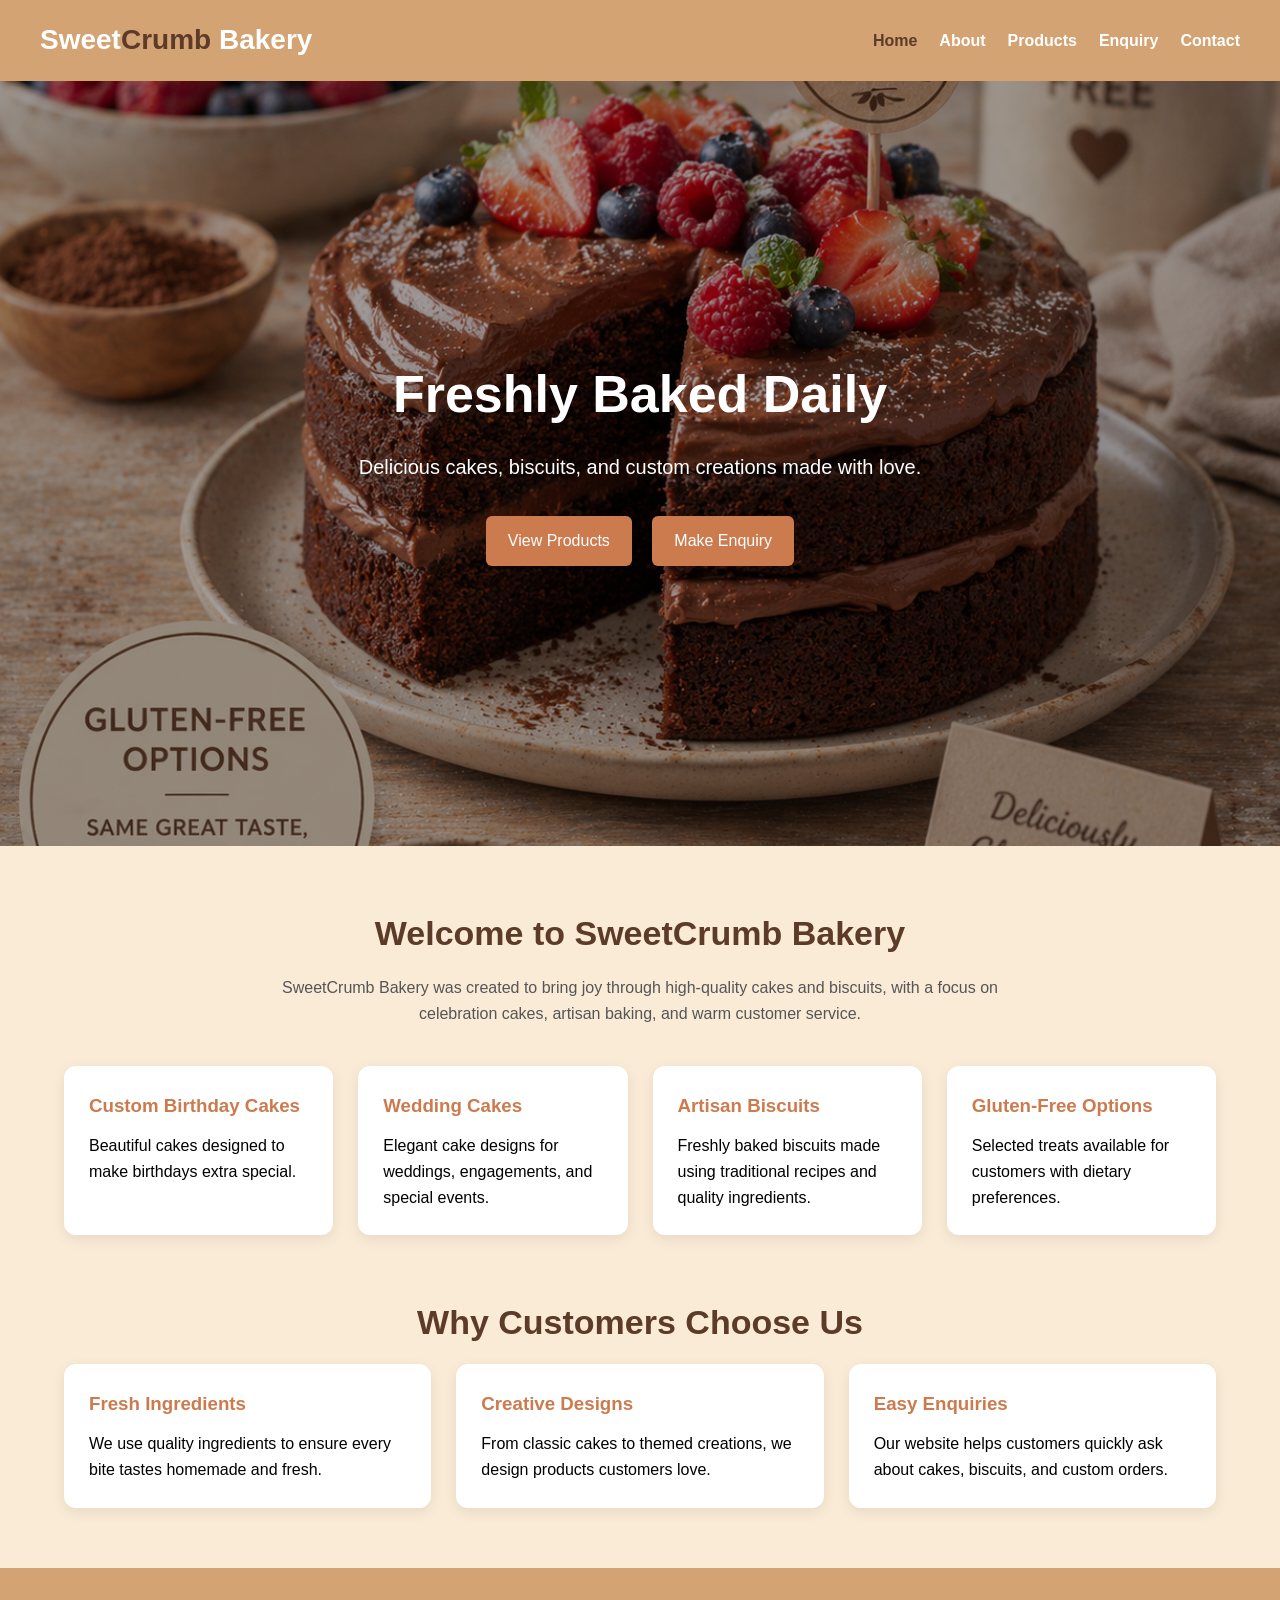
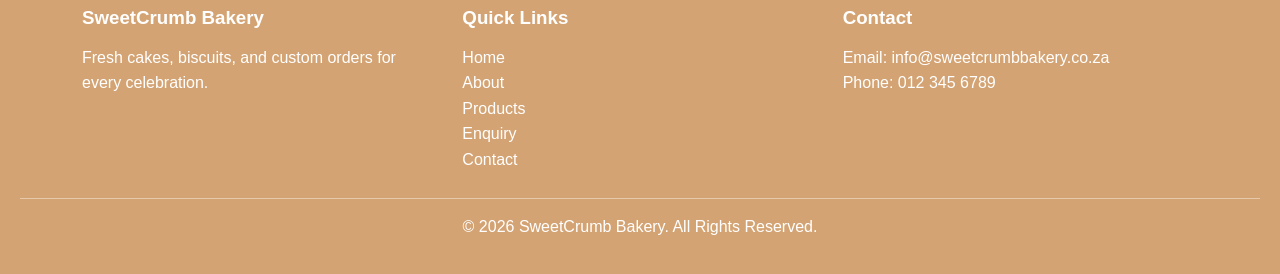
<file: index.html>
<!DOCTYPE html>
<html lang="en">
<head>
    <!-- Character encoding -->
    <meta charset="UTF-8">

    <!-- Responsive design setup -->
    <meta name="viewport" content="width=device-width, initial-scale=1.0">

    <!-- Page title -->
    <title>SweetCrumb Bakery | Home</title>

    <!-- External stylesheet -->
    <link rel="stylesheet" href="SweetCrumb%20Bakery/css/styles.css">
</head>
<body>

<!-- ================= HEADER SECTION ================= -->
<header>
    <div class="navbar">

        <!-- Website logo -->
        <div class="logo">Sweet<span>Crumb</span> Bakery</div>

        <!-- Navigation menu -->
        <nav>
            <ul>

                <!-- Active page -->
                <li><a href="/" class="active">Home</a></li>

                <li><a href="SweetCrumb%20Bakery/pages/about.html">About</a></li>

                <li><a href="SweetCrumb%20Bakery/pages/products.html">Products</a></li>

                <li><a href="SweetCrumb%20Bakery/pages/enquiry.html">Enquiry</a></li>

                <li><a href="SweetCrumb%20Bakery/pages/contact.html">Contact</a></li>
            </ul>
        </nav>
    </div>
</header>

<!-- ================= HERO SECTION ================= -->
<section class="hero">

    <!-- Hero content container -->
    <div class="hero-content">

        <!-- Main heading -->
        <h1>Freshly Baked Daily</h1>

        <!-- Short introduction -->
        <p>
            Delicious cakes, biscuits, and custom creations made with love.
        </p>

        <!-- Navigation buttons -->
        <a href="SweetCrumb%20Bakery/pages/products.html" class="btn">View Products</a>

        <a href="SweetCrumb%20Bakery/pages/enquiry.html" class="btn">Make Enquiry</a>
    </div>
</section>

<!-- ================= WELCOME SECTION ================= -->
<section class="section">

    <!-- Section heading -->
    <h2 class="section-title">Welcome to SweetCrumb Bakery</h2>

    <!-- Bakery introduction -->
    <p class="section-subtitle">
        SweetCrumb Bakery was created to bring joy through high-quality cakes
        and biscuits, with a focus on celebration cakes, artisan baking,
        and warm customer service.
    </p>

    <!-- Feature cards -->
    <div class="features">

        <!-- Birthday cakes card -->
        <div class="card">
            <h3>Custom Birthday Cakes</h3>

            <p>
                Beautiful cakes designed to make birthdays extra special.
            </p>
        </div>

        <!-- Wedding cakes card -->
        <div class="card">
            <h3>Wedding Cakes</h3>

            <p>
                Elegant cake designs for weddings, engagements, and special events.
            </p>
        </div>

        <!-- Artisan biscuits card -->
        <div class="card">
            <h3>Artisan Biscuits</h3>

            <p>
                Freshly baked biscuits made using traditional recipes
                and quality ingredients.
            </p>
        </div>

        <!-- Gluten-free options card -->
        <div class="card">
            <h3>Gluten-Free Options</h3>

            <p>
                Selected treats available for customers with dietary preferences.
            </p>
        </div>
    </div>
</section>

<!-- ================= WHY CHOOSE US SECTION ================= -->
<section class="section">

    <!-- Section heading -->
    <h2 class="section-title">Why Customers Choose Us</h2>

    <!-- Customer benefit cards -->
    <div class="features">

        <!-- Fresh ingredients card -->
        <div class="card">
            <h3>Fresh Ingredients</h3>

            <p>
                We use quality ingredients to ensure every bite tastes homemade and fresh.
            </p>
        </div>

        <!-- Creative designs card -->
        <div class="card">
            <h3>Creative Designs</h3>

            <p>
                From classic cakes to themed creations, we design products customers love.
            </p>
        </div>

        <!-- Easy enquiries card -->
        <div class="card">
            <h3>Easy Enquiries</h3>

            <p>
                Our website helps customers quickly ask about cakes, biscuits,
                and custom orders.
            </p>
        </div>
    </div>
</section>

<!-- ================= FOOTER SECTION ================= -->
<footer>
    <div class="footer-content">

        <!-- Bakery description -->
        <div>
            <h3>SweetCrumb Bakery</h3>

            <p>
                Fresh cakes, biscuits, and custom orders for every celebration.
            </p>
        </div>

        <!-- Quick navigation links -->
        <div>
            <h3>Quick Links</h3>

            <p><a href="/">Home</a></p>

            <p><a href="SweetCrumb%20Bakery/pages/about.html">About</a></p>

            <p><a href="SweetCrumb%20Bakery/pages/products.html">Products</a></p>

            <p><a href="SweetCrumb%20Bakery/pages/enquiry.html">Enquiry</a></p>

            <p><a href="SweetCrumb%20Bakery/pages/contact.html">Contact</a></p>
        </div>

        <!-- Contact information -->
        <div>
            <h3>Contact</h3>

            <p>Email: info@sweetcrumbbakery.co.za</p>

            <p>Phone: 012 345 6789</p>
        </div>
    </div>

    <!-- Copyright section -->
    <div class="footer-bottom">
        <p>&copy; 2026 SweetCrumb Bakery. All Rights Reserved.</p>
    </div>
</footer>

</body>
</html>
</file>
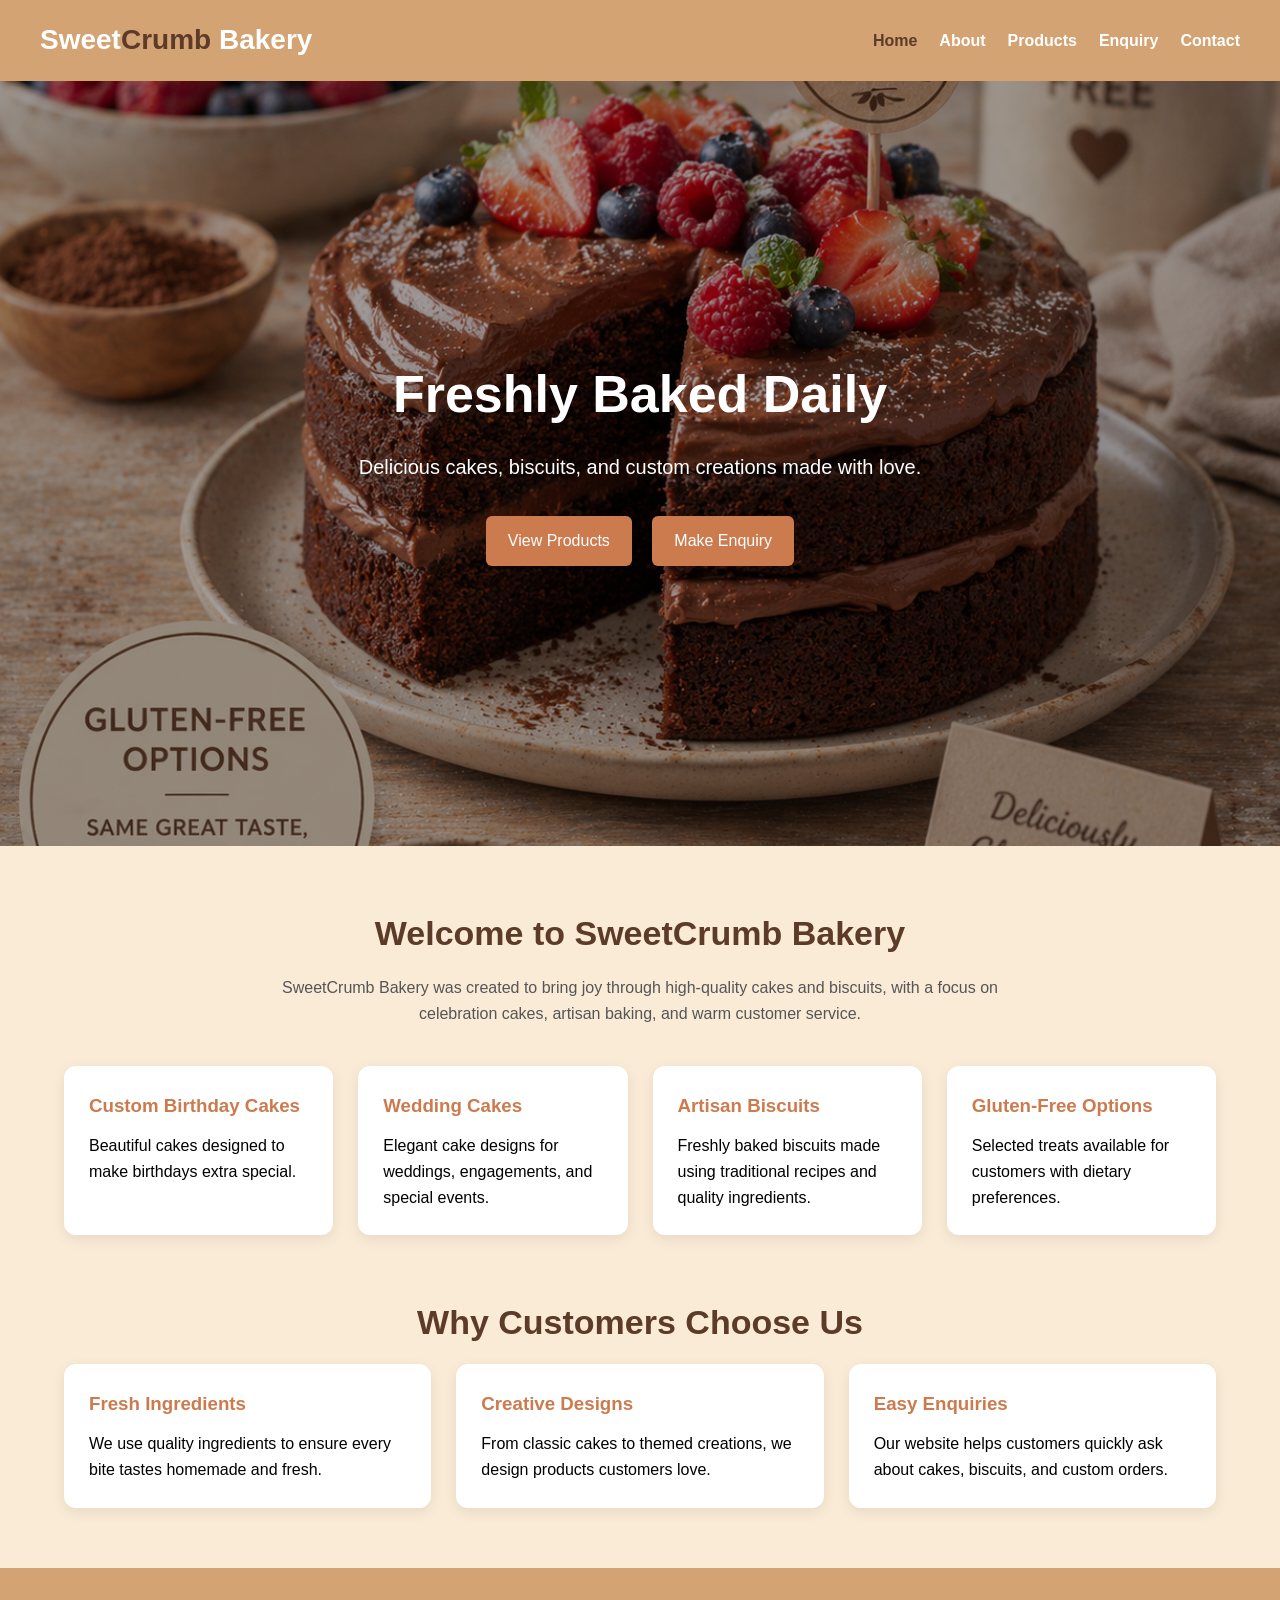
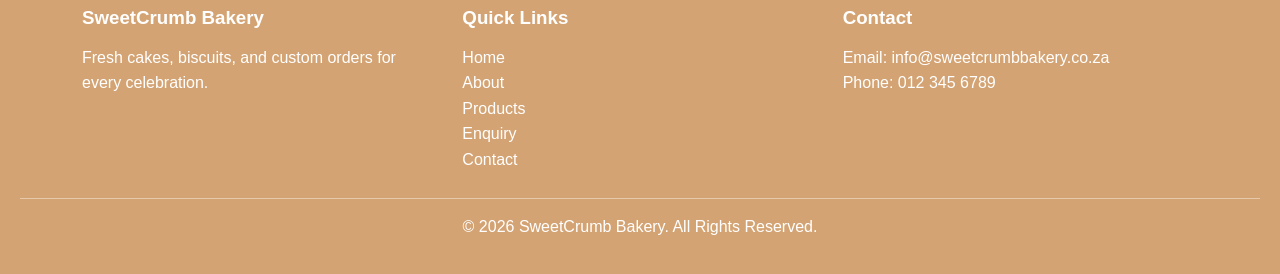
<file: SweetCrumb Bakery/pages/index.html>
<!DOCTYPE html>
<html lang="en">
<head>
    <!-- Character encoding -->
    <meta charset="UTF-8">

    <!-- Responsive design setup -->
    <meta name="viewport" content="width=device-width, initial-scale=1.0">

    <!-- Page title -->
    <title>SweetCrumb Bakery | Home</title>

    <!-- External stylesheet -->
    <link rel="stylesheet" href="../css/styles.css">
</head>
<body>

<!-- ================= HEADER SECTION ================= -->
<header>
    <div class="navbar">

        <!-- Website logo -->
        <div class="logo">Sweet<span>Crumb</span> Bakery</div>

        <!-- Navigation menu -->
        <nav>
            <ul>

                <!-- Active page -->
                <li><a href="index.html" class="active">Home</a></li>

                <li><a href="about.html">About</a></li>

                <li><a href="products.html">Products</a></li>

                <li><a href="enquiry.html">Enquiry</a></li>

                <li><a href="contact.html">Contact</a></li>
            </ul>
        </nav>
    </div>
</header>

<!-- ================= HERO SECTION ================= -->
<section class="hero">

    <!-- Hero content container -->
    <div class="hero-content">

        <!-- Main heading -->
        <h1>Freshly Baked Daily</h1>

        <!-- Short introduction -->
        <p>
            Delicious cakes, biscuits, and custom creations made with love.
        </p>

        <!-- Navigation buttons -->
        <a href="products.html" class="btn">View Products</a>

        <a href="enquiry.html" class="btn">Make Enquiry</a>
    </div>
</section>

<!-- ================= WELCOME SECTION ================= -->
<section class="section">

    <!-- Section heading -->
    <h2 class="section-title">Welcome to SweetCrumb Bakery</h2>

    <!-- Bakery introduction -->
    <p class="section-subtitle">
        SweetCrumb Bakery was created to bring joy through high-quality cakes 
        and biscuits, with a focus on celebration cakes, artisan baking, 
        and warm customer service.
    </p>

    <!-- Feature cards -->
    <div class="features">

        <!-- Birthday cakes card -->
        <div class="card">
            <h3>Custom Birthday Cakes</h3>

            <p>
                Beautiful cakes designed to make birthdays extra special.
            </p>
        </div>

        <!-- Wedding cakes card -->
        <div class="card">
            <h3>Wedding Cakes</h3>

            <p>
                Elegant cake designs for weddings, engagements, and special events.
            </p>
        </div>

        <!-- Artisan biscuits card -->
        <div class="card">
            <h3>Artisan Biscuits</h3>

            <p>
                Freshly baked biscuits made using traditional recipes 
                and quality ingredients.
            </p>
        </div>

        <!-- Gluten-free options card -->
        <div class="card">
            <h3>Gluten-Free Options</h3>

            <p>
                Selected treats available for customers with dietary preferences.
            </p>
        </div>
    </div>
</section>

<!-- ================= WHY CHOOSE US SECTION ================= -->
<section class="section">

    <!-- Section heading -->
    <h2 class="section-title">Why Customers Choose Us</h2>

    <!-- Customer benefit cards -->
    <div class="features">

        <!-- Fresh ingredients card -->
        <div class="card">
            <h3>Fresh Ingredients</h3>

            <p>
                We use quality ingredients to ensure every bite tastes homemade and fresh.
            </p>
        </div>

        <!-- Creative designs card -->
        <div class="card">
            <h3>Creative Designs</h3>

            <p>
                From classic cakes to themed creations, we design products customers love.
            </p>
        </div>

        <!-- Easy enquiries card -->
        <div class="card">
            <h3>Easy Enquiries</h3>

            <p>
                Our website helps customers quickly ask about cakes, biscuits,
                and custom orders.
            </p>
        </div>
    </div>
</section>

<!-- ================= FOOTER SECTION ================= -->
<footer>
    <div class="footer-content">

        <!-- Bakery description -->
        <div>
            <h3>SweetCrumb Bakery</h3>

            <p>
                Fresh cakes, biscuits, and custom orders for every celebration.
            </p>
        </div>

        <!-- Quick navigation links -->
        <div>
            <h3>Quick Links</h3>

            <p><a href="index.html">Home</a></p>

            <p><a href="about.html">About</a></p>

            <p><a href="products.html">Products</a></p>

            <p><a href="enquiry.html">Enquiry</a></p>

            <p><a href="contact.html">Contact</a></p>
        </div>

        <!-- Contact information -->
        <div>
            <h3>Contact</h3>

            <p>Email: info@sweetcrumbbakery.co.za</p>

            <p>Phone: 012 345 6789</p>
        </div>
    </div>

    <!-- Copyright section -->
    <div class="footer-bottom">
        <p>&copy; 2026 SweetCrumb Bakery. All Rights Reserved.</p>
    </div>
</footer>

</body>
</html>
</file>
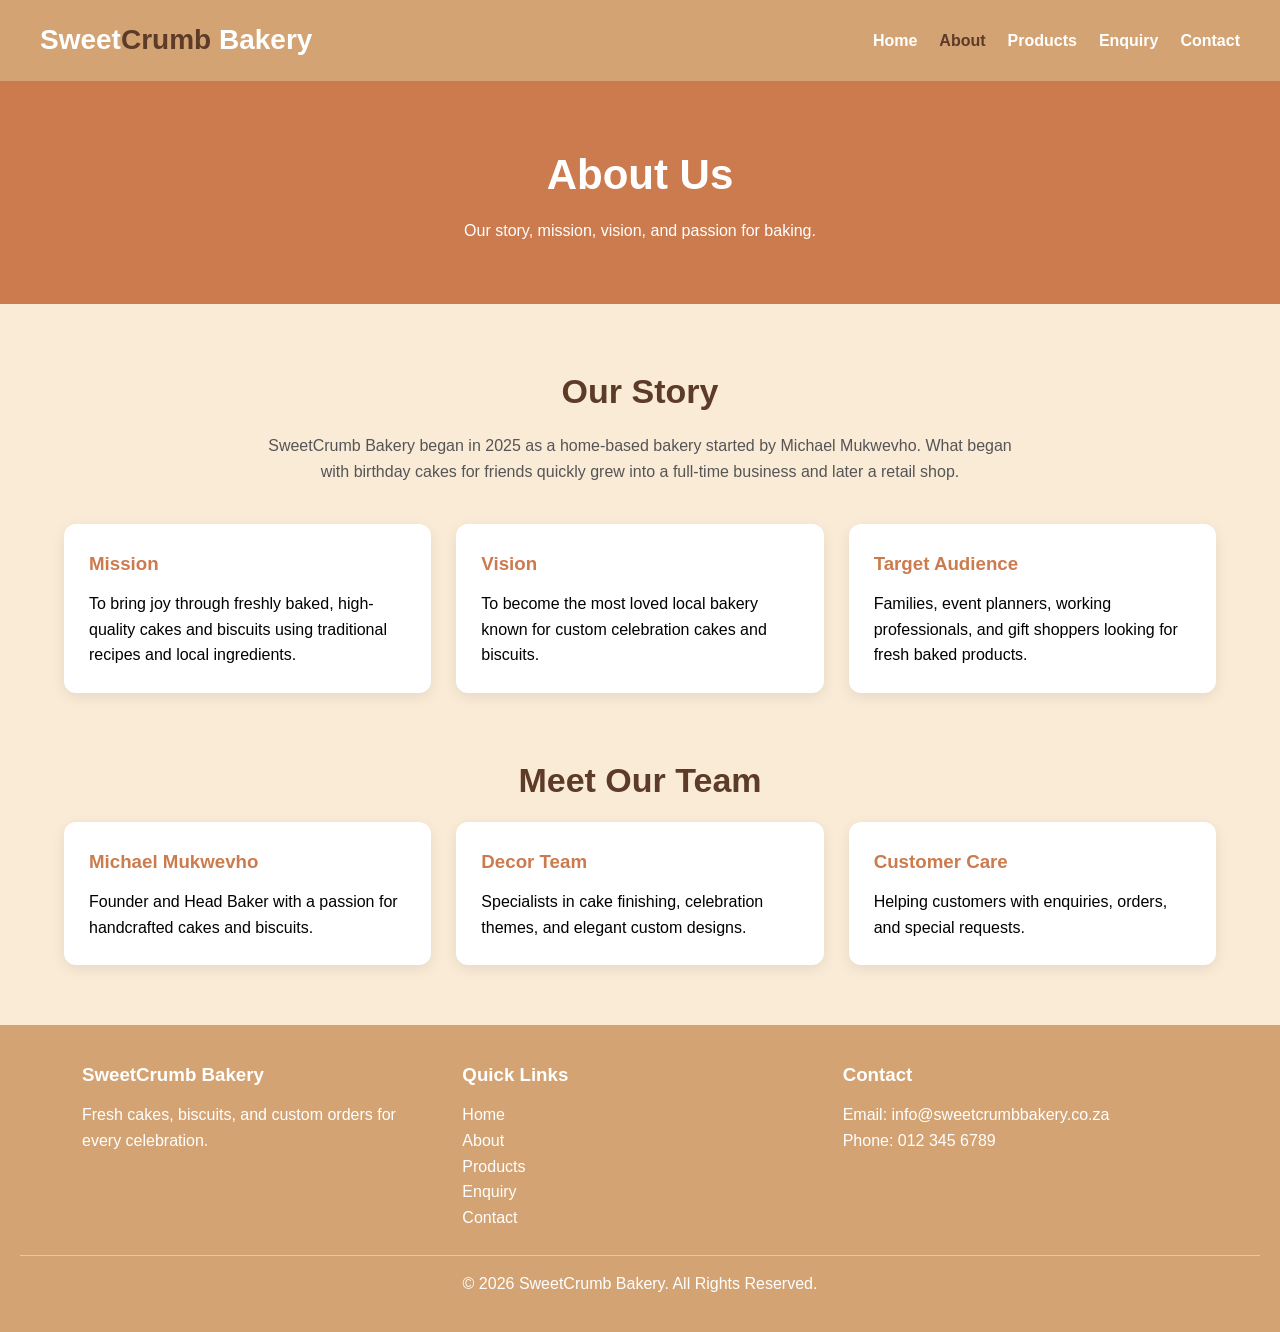
<file: SweetCrumb Bakery/pages/about.html>
<!DOCTYPE html>
<html lang="en">
<head>
    <!-- Character encoding -->
    <meta charset="UTF-8">

    <!-- Responsive design setup -->
    <meta name="viewport" content="width=device-width, initial-scale=1.0">

    <!-- Page title -->
    <title>SweetCrumb Bakery | About</title>

    <!-- External stylesheet -->
    <link rel="stylesheet" href="../css/styles.css">
</head>
<body>

<!-- ================= HEADER SECTION ================= -->
<header>
    <div class="navbar">

        <!-- Website logo -->
        <div class="logo">Sweet<span>Crumb</span> Bakery</div>

        <!-- Navigation menu -->
        <nav>
            <ul>
                <li><a href="index.html">Home</a></li>

                <!-- Active page -->
                <li><a href="about.html" class="active">About</a></li>

                <li><a href="products.html">Products</a></li>
                <li><a href="enquiry.html">Enquiry</a></li>
                <li><a href="contact.html">Contact</a></li>
            </ul>
        </nav>
    </div>
</header>

<!-- ================= PAGE BANNER ================= -->
<section class="page-banner">

    <!-- Main page heading -->
    <h1>About Us</h1>

    <!-- Short description -->
    <p>Our story, mission, vision, and passion for baking.</p>
</section>

<!-- ================= ABOUT SECTION ================= -->
<section class="section">

    <!-- Section heading -->
    <h2 class="section-title">Our Story</h2>

    <!-- Bakery background information -->
    <p class="section-subtitle">
        SweetCrumb Bakery began in 2025 as a home-based bakery started by Michael Mukwevho.
        What began with birthday cakes for friends quickly grew into a full-time business and later a retail shop.
    </p>

    <!-- Feature cards -->
    <div class="features">

        <!-- Mission card -->
        <div class="card">
            <h3>Mission</h3>
            <p>
                To bring joy through freshly baked, high-quality cakes and biscuits 
                using traditional recipes and local ingredients.
            </p>
        </div>

        <!-- Vision card -->
        <div class="card">
            <h3>Vision</h3>
            <p>
                To become the most loved local bakery known for custom 
                celebration cakes and biscuits.
            </p>
        </div>

        <!-- Target audience card -->
        <div class="card">
            <h3>Target Audience</h3>
            <p>
                Families, event planners, working professionals, and gift shoppers 
                looking for fresh baked products.
            </p>
        </div>
    </div>
</section>

<!-- ================= TEAM SECTION ================= -->
<section class="section">

    <!-- Team section heading -->
    <h2 class="section-title">Meet Our Team</h2>

    <!-- Team member cards -->
    <div class="team-grid">

        <!-- Founder card -->
        <div class="card">
            <h3>Michael Mukwevho</h3>
            <p>
                Founder and Head Baker with a passion for handcrafted cakes and biscuits.
            </p>
        </div>

        <!-- Decor team card -->
        <div class="card">
            <h3>Decor Team</h3>
            <p>
                Specialists in cake finishing, celebration themes, 
                and elegant custom designs.
            </p>
        </div>

        <!-- Customer care card -->
        <div class="card">
            <h3>Customer Care</h3>
            <p>
                Helping customers with enquiries, orders, and special requests.
            </p>
        </div>
    </div>
</section>

<!-- ================= FOOTER SECTION ================= -->
<footer>
    <div class="footer-content">

        <!-- Bakery description -->
        <div>
            <h3>SweetCrumb Bakery</h3>
            <p>
                Fresh cakes, biscuits, and custom orders for every celebration.
            </p>
        </div>

        <!-- Quick navigation links -->
        <div>
            <h3>Quick Links</h3>

            <p><a href="index.html">Home</a></p>
            <p><a href="about.html">About</a></p>
            <p><a href="products.html">Products</a></p>
            <p><a href="enquiry.html">Enquiry</a></p>
            <p><a href="contact.html">Contact</a></p>
        </div>

        <!-- Contact information -->
        <div>
            <h3>Contact</h3>

            <p>Email: info@sweetcrumbbakery.co.za</p>
            <p>Phone: 012 345 6789</p>
        </div>
    </div>

    <!-- Copyright section -->
    <div class="footer-bottom">
        <p>&copy; 2026 SweetCrumb Bakery. All Rights Reserved.</p>
    </div>
</footer>

</body>
</html>
</file>
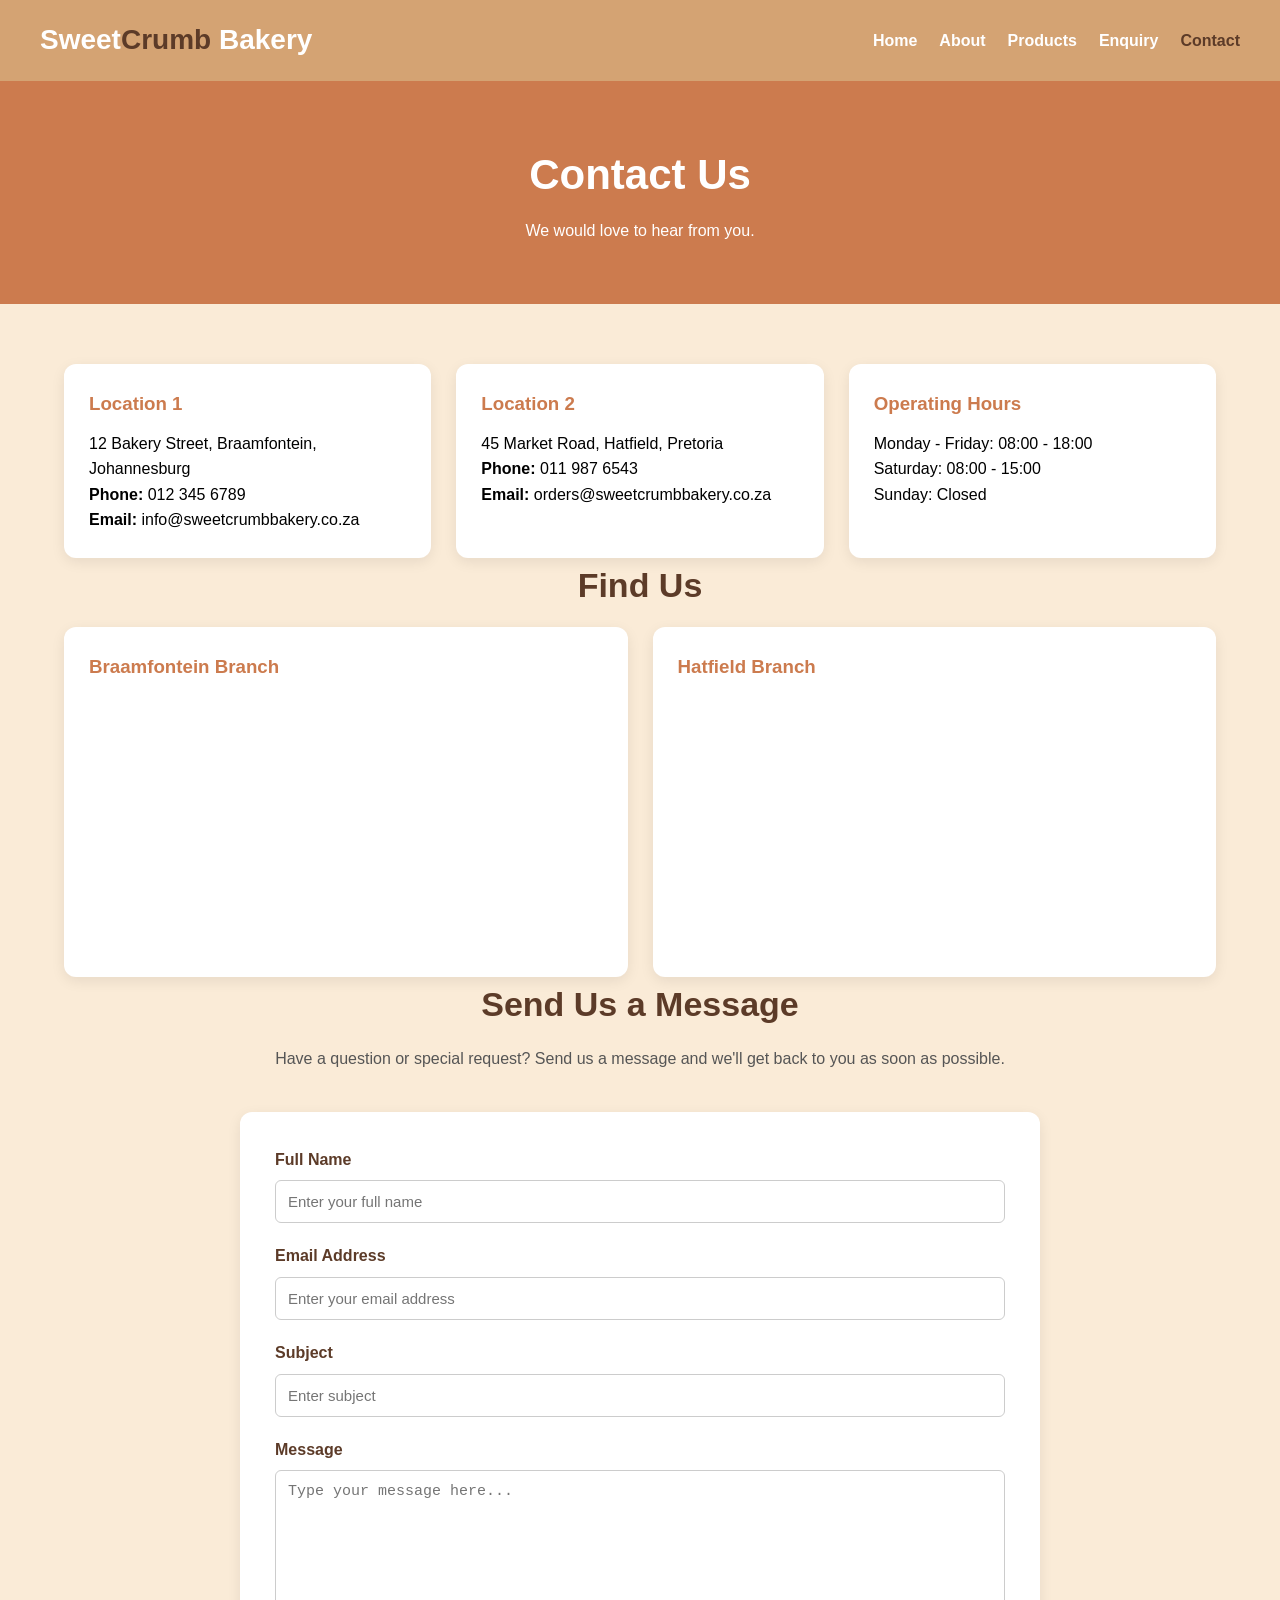
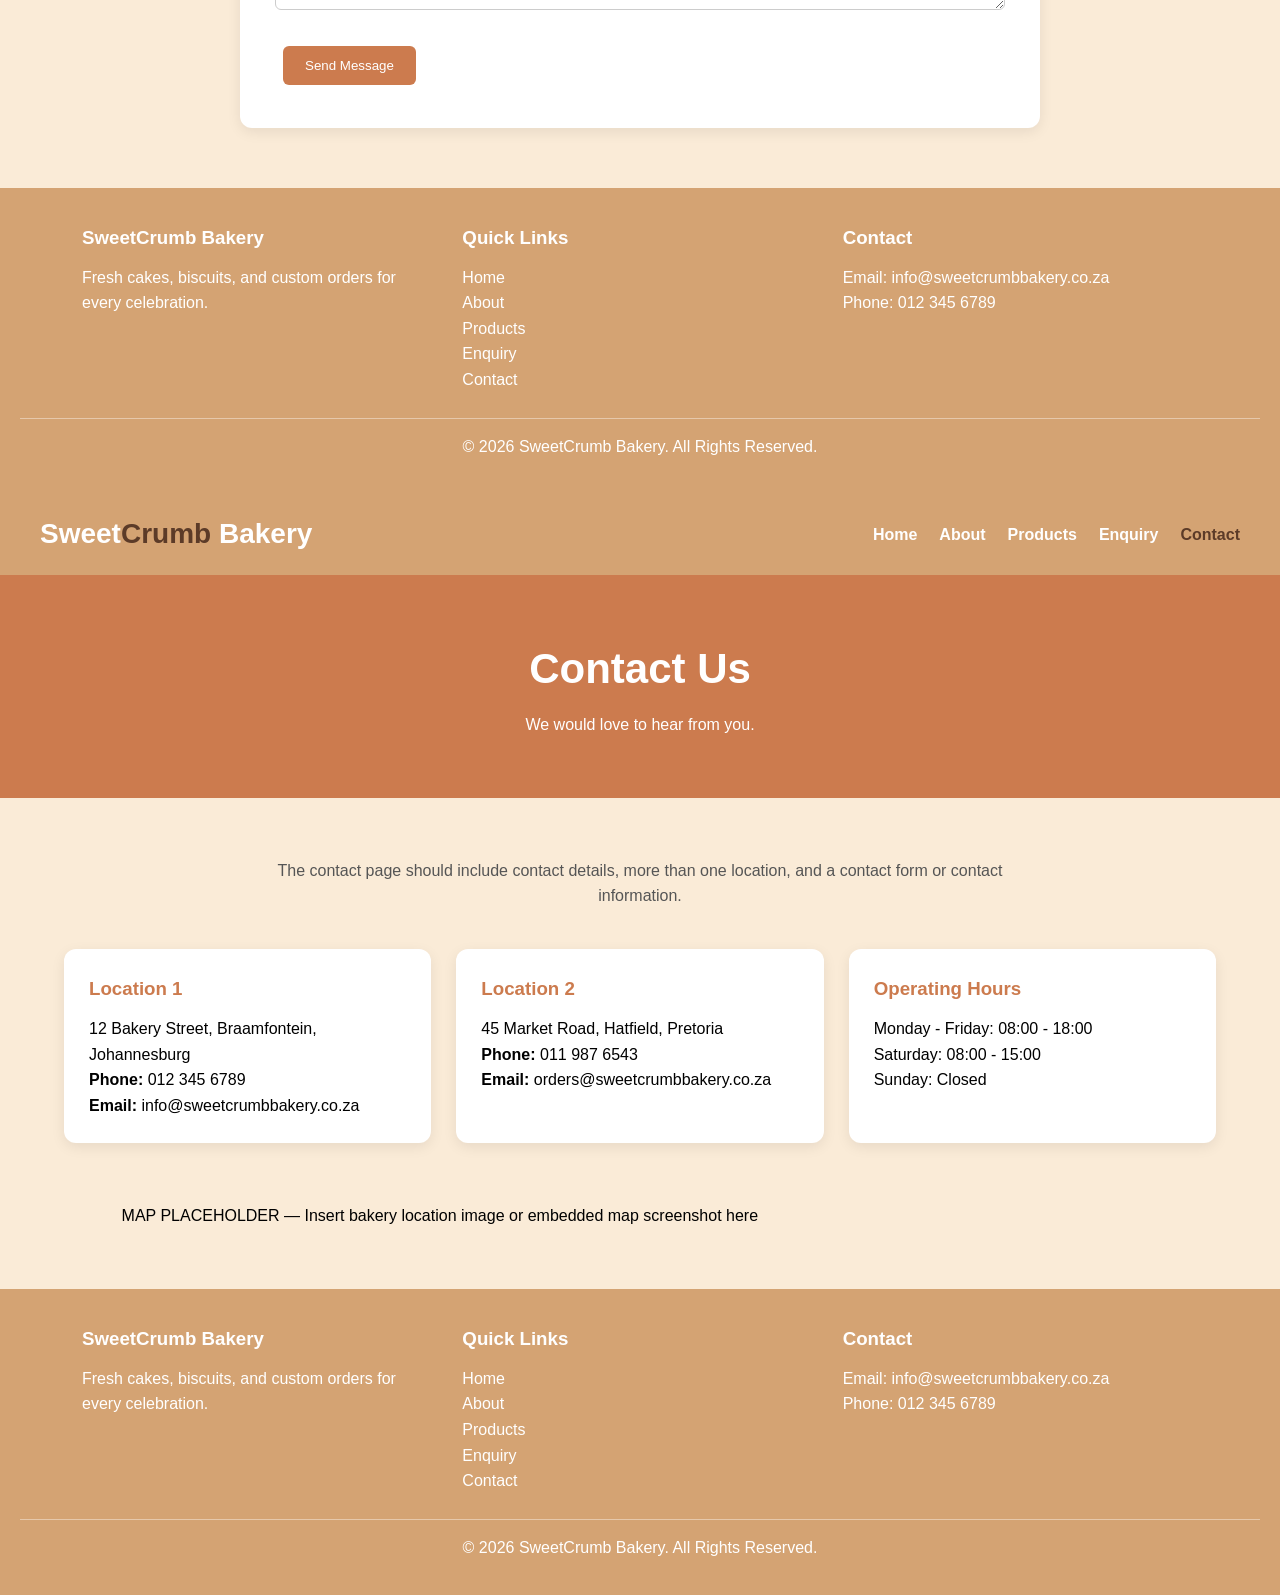
<file: SweetCrumb Bakery/pages/contact.html>
<!DOCTYPE html>
<html lang="en">
<head>
    <!-- Character encoding -->
    <meta charset="UTF-8">

    <!-- Responsive design setup -->
    <meta name="viewport" content="width=device-width, initial-scale=1.0">

    <!-- Page title -->
    <title>SweetCrumb Bakery | Contact</title>

    <!-- External stylesheet -->
    <link rel="stylesheet" href="../css/styles.css">
</head><!DOCTYPE html>
<html lang="en">
<head>
    <meta charset="UTF-8">
    <meta name="viewport" content="width=device-width, initial-scale=1.0">
    <title>SweetCrumb Bakery | Contact</title>
    <link rel="stylesheet" href="../css/styles.css">
</head>
<body>

<header>
    <div class="navbar">
        <div class="logo">Sweet<span>Crumb</span> Bakery</div>
        <nav>
            <ul>
                <li><a href="index.html">Home</a></li>
                <li><a href="about.html">About</a></li>
                <li><a href="products.html">Products</a></li>
                <li><a href="enquiry.html">Enquiry</a></li>
                <li><a href="contact.html" class="active">Contact</a></li>
            </ul>
        </nav>
    </div>
</header>

<section class="page-banner">
    <h1>Contact Us</h1>
    <p>We would love to hear from you.</p>
</section>

<section class="section">
  

    <div class="contact-grid">
        <div class="card">
            <h3>Location 1</h3>
            <p>12 Bakery Street, Braamfontein, Johannesburg</p>
            <p><strong>Phone:</strong> 012 345 6789</p>
            <p><strong>Email:</strong> info@sweetcrumbbakery.co.za</p>
        </div>

        <div class="card">
            <h3>Location 2</h3>
            <p>45 Market Road, Hatfield, Pretoria</p>
            <p><strong>Phone:</strong> 011 987 6543</p>
            <p><strong>Email:</strong> orders@sweetcrumbbakery.co.za</p>
        </div>

        <div class="card">
            <h3>Operating Hours</h3>
            <p>Monday - Friday: 08:00 - 18:00</p>
            <p>Saturday: 08:00 - 15:00</p>
            <p>Sunday: Closed</p>
        </div>
    </div>

  <h2 class="section-title">Find Us</h2>

<div class="contact-grid">

    <div class="card">
        <h3>Braamfontein Branch</h3>
        <iframe
            src="https://maps.google.com/maps?q=Braamfontein%20Johannesburg&t=&z=14&ie=UTF8&iwloc=&output=embed"
            width="100%"
            height="250"
            style="border:0;"
            loading="lazy">
        </iframe>
    </div>

    <div class="card">
        <h3>Hatfield Branch</h3>
        <iframe
            src="https://maps.google.com/maps?q=Hatfield%20Pretoria&t=&z=14&ie=UTF8&iwloc=&output=embed"
            width="100%"
            height="250"
            style="border:0;"
            loading="lazy">
        </iframe>
    </div>

</div>

<h2 class="section-title">Send Us a Message</h2> 
<p class="section-subtitle"> Have a question or special request? Send us a message and we'll get back to you as soon as possible. </p>
 <div class="form-container"> 
   <form id="contactForm">

    <label for="fullName">Full Name</label>
    <input
        type="text"
        id="fullName"
        placeholder="Enter your full name"
        minlength="3"
        maxlength="50"
        required
    >

    <label for="email">Email Address</label>
    <input
        type="email"
        id="email"
        placeholder="Enter your email address"
        required
    >

    <label for="subject">Subject</label>
    <input
        type="text"
        id="subject"
        placeholder="Enter subject"
        required
    >

    <label for="message">Message</label>
    <textarea
        id="message"
        placeholder="Type your message here..."
        required
    ></textarea>

    <button type="submit" class="btn">
        Send Message
    </button>

</form>
    
    </div>


</section>

<!-- Success Modal -->
<div id="contactSuccess" class="success-modal">
    <span class="success-icon">✔</span>

    <div>
        <h3>Message Sent Successfully!</h3>

        <p>
            Thank you for contacting SweetCrumb Bakery.
            We have received your message and will get back to you soon.
        </p>
    </div>

    <span class="close-success">&times;</span>
</div>

<footer>
    <div class="footer-content">
        <div>
            <h3>SweetCrumb Bakery</h3>
            <p>Fresh cakes, biscuits, and custom orders for every celebration.</p>
        </div>
        <div>
            <h3>Quick Links</h3>
            <p><a href="index.html">Home</a></p>
            <p><a href="about.html">About</a></p>
            <p><a href="products.html">Products</a></p>
            <p><a href="enquiry.html">Enquiry</a></p>
            <p><a href="contact.html">Contact</a></p>
        </div>
        <div>
            <h3>Contact</h3>
            <p>Email: info@sweetcrumbbakery.co.za</p>
            <p>Phone: 012 345 6789</p>
        </div>
    </div>
    <div class="footer-bottom">
        <p>&copy; 2026 SweetCrumb Bakery. All Rights Reserved.</p>
    </div>
</footer>
<script src="https://code.jquery.com/jquery-3.7.1.min.js"></script>

<script>
$(document).ready(function () {

    $("#contactForm").submit(function (e) {

        e.preventDefault();

        const fullName =
            $("#fullName").val().trim();

        const email =
            $("#email").val().trim();

        const subject =
            $("#subject").val().trim();

        const message =
            $("#message").val().trim();

        if (
            fullName === "" ||
            email === "" ||
            subject === "" ||
            message === ""
        ) {
            return;
        }

        $("#contactSuccess")
            .addClass("show")
            .hide()
            .fadeIn();

        this.reset();

        setTimeout(function () {
            $("#contactSuccess")
                .fadeOut(function () {
                    $(this).removeClass("show");
                });
        }, 5000);

    });

    $(".close-success").click(function () {
        $("#contactSuccess")
            .fadeOut(function () {
                $(this).removeClass("show");
            });
    });

});
</script>

</body>
</html>
<body>

<!-- ================= HEADER SECTION ================= -->
<header>
    <div class="navbar">

        <!-- Website logo -->
        <div class="logo">Sweet<span>Crumb</span> Bakery</div>

        <!-- Navigation menu -->
        <nav>
            <ul>
                <li><a href="index.html">Home</a></li>

                <li><a href="about.html">About</a></li>

                <li><a href="products.html">Products</a></li>

                <li><a href="enquiry.html">Enquiry</a></li>

                <!-- Active page -->
                <li><a href="contact.html" class="active">Contact</a></li>
            </ul>
        </nav>
    </div>
</header>

<!-- ================= PAGE BANNER ================= -->
<section class="page-banner">

    <!-- Main page heading -->
    <h1>Contact Us</h1>

    <!-- Short description -->
    <p>We would love to hear from you.</p>
</section>

<!-- ================= CONTACT SECTION ================= -->
<section class="section">

    <!-- Introductory information -->
    <p class="section-subtitle">
        The contact page should include contact details, more than one location,
        and a contact form or contact information.
    </p>

    <!-- Contact information cards -->
    <div class="contact-grid">

        <!-- First branch location -->
        <div class="card">
            <h3>Location 1</h3>

            <p>12 Bakery Street, Braamfontein, Johannesburg</p>

            <p><strong>Phone:</strong> 012 345 6789</p>

            <p><strong>Email:</strong> info@sweetcrumbbakery.co.za</p>
        </div>

        <!-- Second branch location -->
        <div class="card">
            <h3>Location 2</h3>

            <p>45 Market Road, Hatfield, Pretoria</p>

            <p><strong>Phone:</strong> 011 987 6543</p>

            <p><strong>Email:</strong> orders@sweetcrumbbakery.co.za</p>
        </div>

        <!-- Business operating hours -->
        <div class="card">
            <h3>Operating Hours</h3>

            <p>Monday - Friday: 08:00 - 18:00</p>

            <p>Saturday: 08:00 - 15:00</p>

            <p>Sunday: Closed</p>
        </div>
    </div>

    <!-- ================= MAP SECTION ================= -->
    <div class="section">

        <!-- Placeholder for map or image -->
        <div class="map-placeholder">
            MAP PLACEHOLDER — Insert bakery location image or embedded map screenshot here
        </div>
    </div>
</section>

<!-- ================= FOOTER SECTION ================= -->
<footer>
    <div class="footer-content">

        <!-- Bakery description -->
        <div>
            <h3>SweetCrumb Bakery</h3>

            <p>
                Fresh cakes, biscuits, and custom orders for every celebration.
            </p>
        </div>

        <!-- Quick navigation links -->
        <div>
            <h3>Quick Links</h3>

            <p><a href="index.html">Home</a></p>

            <p><a href="about.html">About</a></p>

            <p><a href="products.html">Products</a></p>

            <p><a href="enquiry.html">Enquiry</a></p>

            <p><a href="contact.html">Contact</a></p>
        </div>

        <!-- Contact details -->
        <div>
            <h3>Contact</h3>

            <p>Email: info@sweetcrumbbakery.co.za</p>

            <p>Phone: 012 345 6789</p>
        </div>
    </div>

    <!-- Copyright section -->
    <div class="footer-bottom">
        <p>&copy; 2026 SweetCrumb Bakery. All Rights Reserved.</p>
    </div>
</footer>

</body>
</html>
</file>
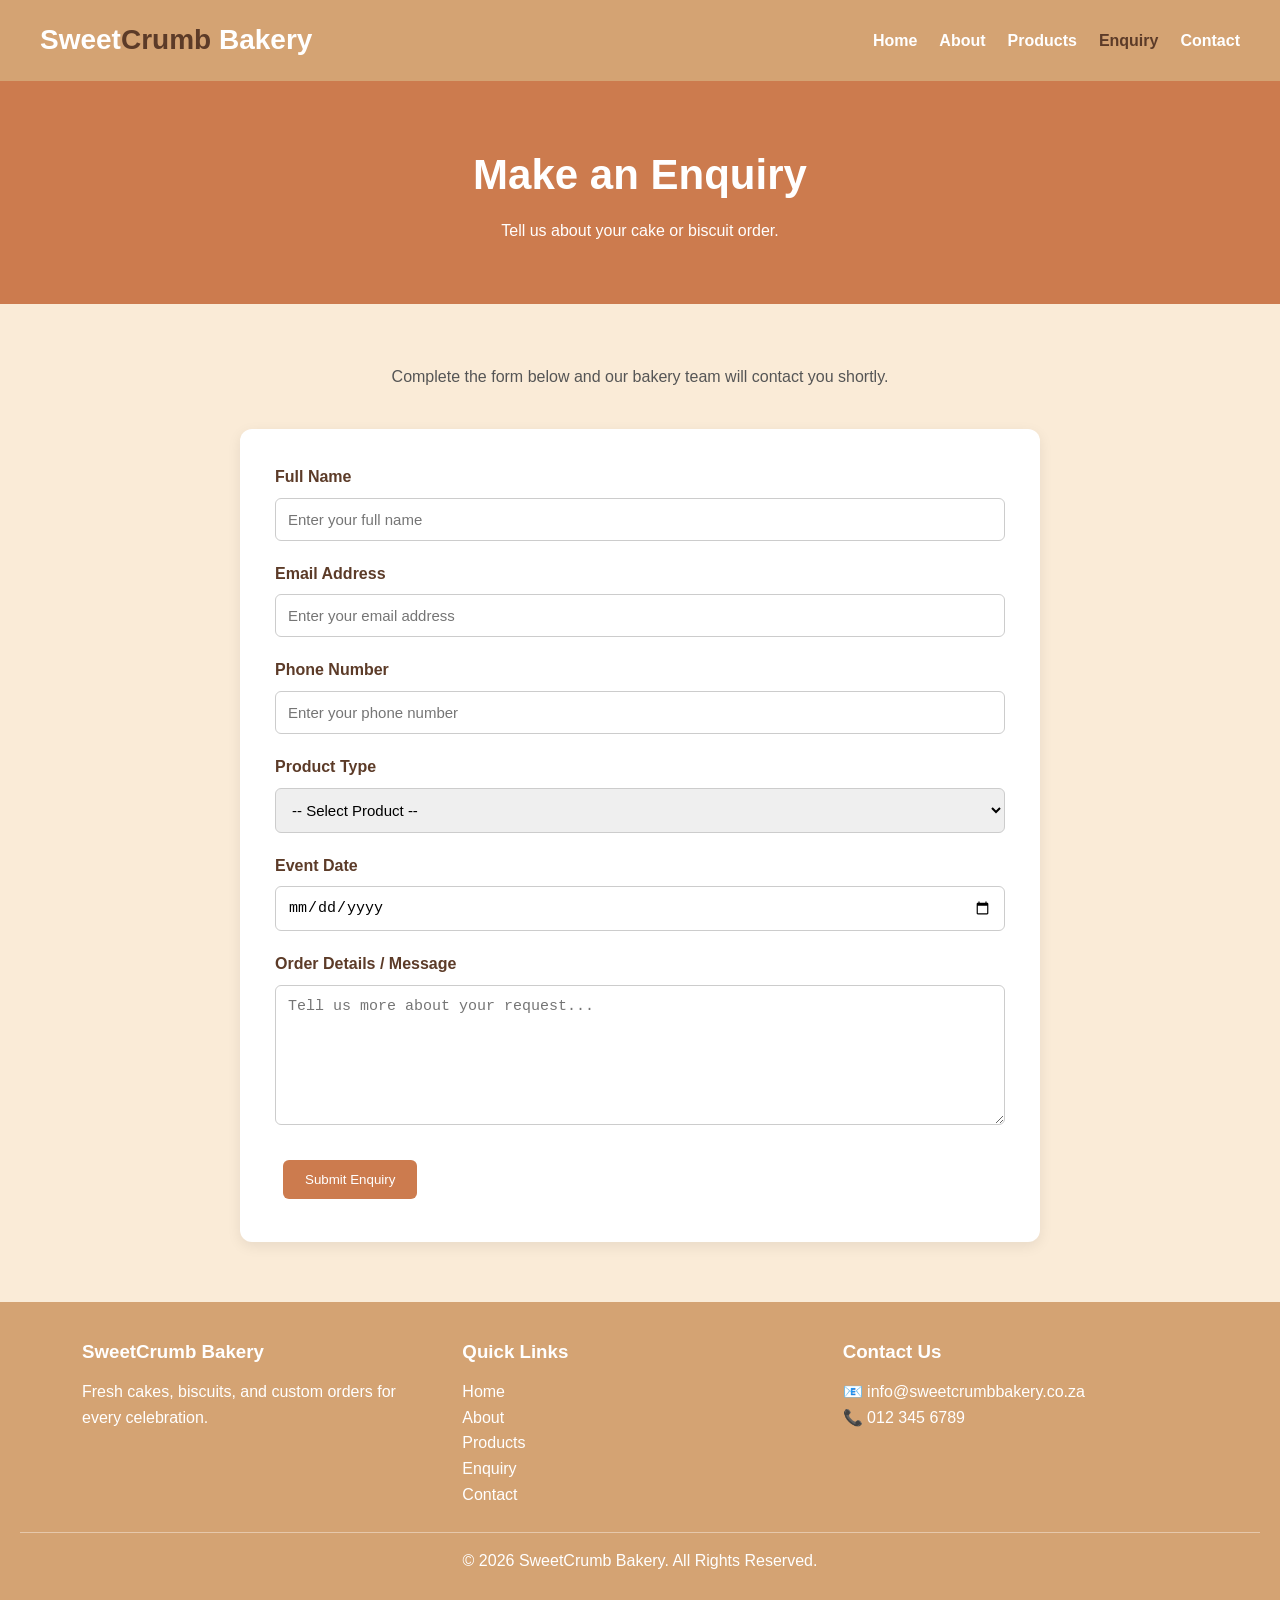
<file: SweetCrumb Bakery/pages/enquiry.html>
<!DOCTYPE html>
<html lang="en">
<head>
    <!-- Character Encoding and Responsive Design -->
    <meta charset="UTF-8">
    <meta name="viewport" content="width=device-width, initial-scale=1.0">

    <!-- Page Title -->
    <title>SweetCrumb Bakery | Enquiry</title>

    <!-- External CSS -->
    <link rel="stylesheet" href="../css/styles.css">
</head>
<body>

    <!-- ================= HEADER SECTION ================= -->
    <header>
        <div class="navbar">

            <!-- Logo -->
            <div class="logo">
                Sweet<span>Crumb</span> Bakery
            </div>

            <!-- Navigation -->
            <nav>
                <ul>
                    <li><a href="index.html">Home</a></li>
                    <li><a href="about.html">About</a></li>
                    <li><a href="products.html">Products</a></li>
                    <li><a href="enquiry.html" class="active">Enquiry</a></li>
                    <li><a href="contact.html">Contact</a></li>
                </ul>
            </nav>

        </div>
    </header>

    <!-- ================= PAGE BANNER ================= -->
    <section class="page-banner">
        <h1>Make an Enquiry</h1>
        <p>Tell us about your cake or biscuit order.</p>
    </section>

    <!-- ================= ENQUIRY SECTION ================= -->
    <section class="section">

        <p class="section-subtitle">
            Complete the form below and our bakery team will contact you shortly.
        </p>

        <div class="form-container">

            <!-- Enquiry Form -->
            <form id="enquiryForm">

                <label for="fullname">
                    Full Name
                </label>

                <input
                    type="text"
                    id="fullname"
                    name="fullname"
                    placeholder="Enter your full name"
                    required
                >

                <label for="email">
                    Email Address
                </label>

                <input
                    type="email"
                    id="email"
                    name="email"
                    placeholder="Enter your email address"
                    required
                >

                <label for="phone">
                    Phone Number
                </label>

                <input
                    type="tel"
                    id="phone"
                    name="phone"
                    placeholder="Enter your phone number"
                    pattern="[0-9]+"
                    title="Numbers only"
                    required
                >

                <label for="product">
                    Product Type
                </label>

                <select id="product" name="product" required>
                    <option value="">-- Select Product --</option>
                    <option>Birthday Cake</option>
                    <option>Wedding Cake</option>
                    <option>Biscuits</option>
                    <option>Gluten-Free Option</option>
                    <option>Other</option>
                </select>

                <label for="eventdate">
                    Event Date
                </label>

                <input
                    type="date"
                    id="eventdate"
                    name="eventdate"
                >

                <label for="message">
                    Order Details / Message
                </label>

                <textarea
                    id="message"
                    name="message"
                    placeholder="Tell us more about your request..."
                    required
                ></textarea>

                <!-- Submit Button -->
                <button type="submit" class="btn">
                    Submit Enquiry
                </button>

            </form>

        </div>

    </section>

    <!-- ================= SUCCESS MODAL ================= -->
<div id="successModal" class="success-modal">
    <span class="success-icon">✔</span>
    <div>
        <h3>Enquiry Submitted!</h3>
        <p>
            Thank you for contacting SweetCrumb Bakery.
            We have received your enquiry and will get back to you shortly.
        </p>
    </div>
    <span class="close-success">&times;</span>
</div>
    <!-- ================= FOOTER ================= -->
    <footer>

        <div class="footer-content">

            <div>
                <h3>SweetCrumb Bakery</h3>
                <p>
                    Fresh cakes, biscuits, and custom orders for every celebration.
                </p>
            </div>

            <div>
                <h3>Quick Links</h3>

                <p><a href="index.html">Home</a></p>
                <p><a href="about.html">About</a></p>
                <p><a href="products.html">Products</a></p>
                <p><a href="enquiry.html">Enquiry</a></p>
                <p><a href="contact.html">Contact</a></p>
            </div>

            <div>
                <h3>Contact Us</h3>
                <p>📧 info@sweetcrumbbakery.co.za</p>
                <p>📞 012 345 6789</p>
            </div>

        </div>

        <div class="footer-bottom">
            <p>
                &copy; 2026 SweetCrumb Bakery. All Rights Reserved.
            </p>
        </div>

    </footer>

    <!-- ================= JQUERY CDN ================= -->
    <script src="https://code.jquery.com/jquery-3.7.1.min.js"></script>

    <!-- ================= JQUERY SCRIPT ================= -->
    <script>
  $("#enquiryForm").submit(function (e) {
    e.preventDefault();

    $("#successModal")
        .addClass("show")
        .hide()
        .fadeIn();

    this.reset();

    setTimeout(function () {
        $("#successModal")
            .fadeOut(function () {
                $(this).removeClass("show");
            });
    }, 5000);
});

$(".close-success").click(function () {
    $("#successModal")
        .fadeOut(function () {
            $(this).removeClass("show");
        });
});
    </script>

</body>
</html>
</file>
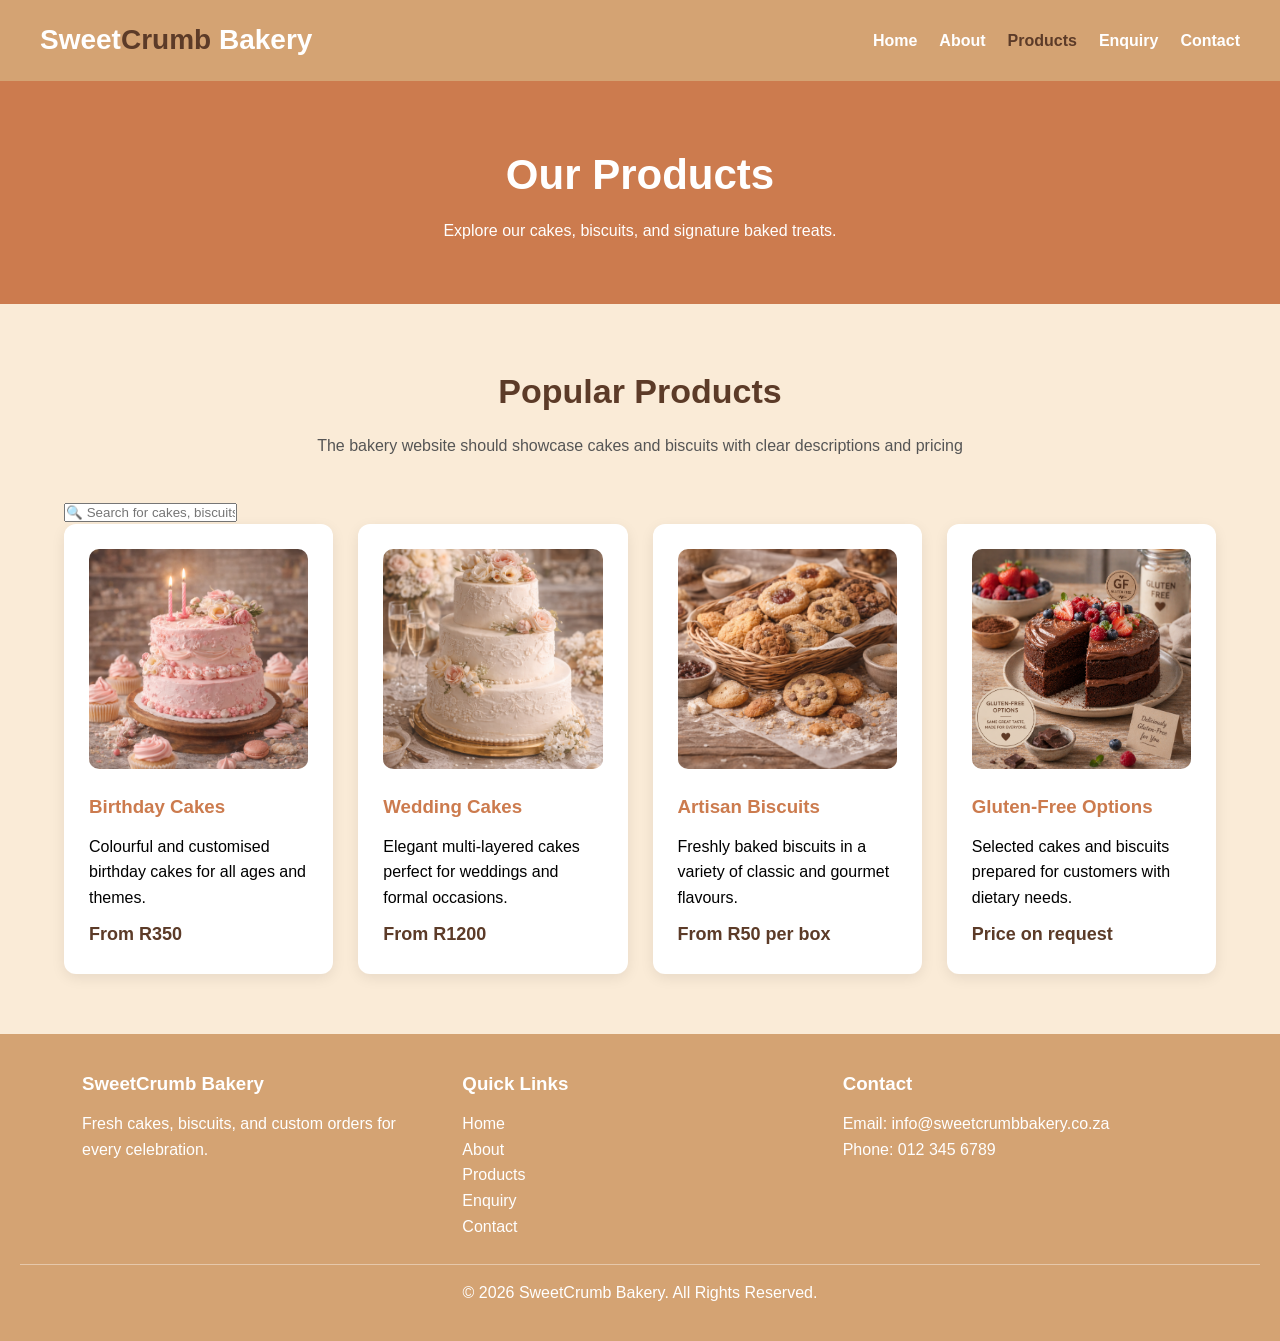
<file: SweetCrumb Bakery/pages/products.html>
<!DOCTYPE html>
<html lang="en">

<head>
    <meta charset="UTF-8">
    <meta name="viewport" content="width=device-width, initial-scale=1.0">
    <title>SweetCrumb Bakery | Products</title>
    <link rel="stylesheet" href="../css/styles.css">
</head>

<body>

    <header>
        <div class="navbar">
            <div class="logo">Sweet<span>Crumb</span> Bakery</div>
            <nav>
                <ul>
                    <li><a href="index.html">Home</a></li>
                    <li><a href="about.html">About</a></li>
                    <li><a href="products.html" class="active">Products</a></li>
                    <li><a href="enquiry.html">Enquiry</a></li>
                    <li><a href="contact.html">Contact</a></li>
                </ul>
            </nav>
        </div>
    </header>






    <section class="page-banner">
        <h1>Our Products</h1>
        <p>Explore our cakes, biscuits, and signature baked treats.</p>
    </section>

    <section class="section">
        <h2 class="section-title">Popular Products</h2>
        <p class="section-subtitle">
            The bakery website should showcase cakes and biscuits with clear descriptions and pricing
        </p>

<div class="search-container">
    <input
        type="text"
        id="productSearch"
        placeholder="🔍 Search for cakes, biscuits, and other treats..."
    >
</div>
        <div class="products-grid">
            <div class="card product-card">
                <img src="../images/cake3.png" alt="Birthday cake">
                <h3 class="product-name">Birthday Cakes</h3>
                <p>Colourful and customised birthday cakes for all ages and themes.</p>
                <p class="price">From R350</p>
            </div>

            <div class="card product-card">
                <img src="../images/cake2.png" alt="Wedding cake">
                <h3 class="product-name">Wedding Cakes</h3>
                <p>Elegant multi-layered cakes perfect for weddings and formal occasions.</p>
                <p class="price">From R1200</p>
            </div>

            <div class="card product-card">
                <img src="../images/biscuit.png" alt="Biscuits">
                <h3 class="product-name">Artisan Biscuits</h3>
                <p>Freshly baked biscuits in a variety of classic and gourmet flavours.</p>
                <p class="price">From R50 per box</p>
            </div>

            <div class="card product-card">
                <img src="../images/cake1.png" alt="Gluten free cake">
                <h3 class="product-name">Gluten-Free Options</h3>
                <p>Selected cakes and biscuits prepared for customers with dietary needs.</p>
                <p class="price">Price on request</p>
            </div>


        </div>
    </section>

    <footer>
        <div class="footer-content">
            <div>
                <h3>SweetCrumb Bakery</h3>
                <p>Fresh cakes, biscuits, and custom orders for every celebration.</p>
            </div>
            <div>
                <h3>Quick Links</h3>
                <p><a href="index.html">Home</a></p>
                <p><a href="about.html">About</a></p>
                <p><a href="products.html">Products</a></p>
                <p><a href="enquiry.html">Enquiry</a></p>
                <p><a href="contact.html">Contact</a></p>
            </div>
            <div>
                <h3>Contact</h3>
                <p>Email: info@sweetcrumbbakery.co.za</p>
                <p>Phone: 012 345 6789</p>
            </div>
        </div>
        <div class="footer-bottom">
            <p>&copy; 2026 SweetCrumb Bakery. All Rights Reserved.</p>
        </div>
    </footer>



    <script src="https://code.jquery.com/jquery-3.7.1.min.js"></script>
    <script> 
    $(document).ready(function () { $("#productSearch").on("keyup", function () { let value = $(this).val().toLowerCase();
        $(".product-card").filter(function () { $(this).toggle($(this).text().toLowerCase().indexOf(value) > -1); 

        }); 
    });

});


    </script>
</body>

</html>
</file>
<file: SweetCrumb Bakery/css/styles.css>
/* ================= GLOBAL STYLES ================= */

* {
    margin: 0;
    padding: 0;
    box-sizing: border-box;
}

body {
    background-color: antiquewhite;
    font-family: Arial, sans-serif;
    line-height: 1.6;
}

/* ================= HEADER ================= */

header {
    background-color: #D4A373;
    color: white;
    padding: 18px 40px;
    position: sticky;
    top: 0;
    z-index: 1000;
}

.navbar {
    display: flex;
    justify-content: space-between;
    align-items: center;
}

.logo {
    font-size: 28px;
    font-weight: bold;
}

.logo span {
    color: #5c3b28;
}

/* ================= NAVIGATION ================= */

nav ul {
    list-style: none;
    display: flex;
    gap: 22px;
}

nav ul li a {
    text-decoration: none;
    color: white;
    font-weight: bold;
    transition: 0.3s;
}

nav ul li a:hover,
nav ul li a.active {
    color: #5c3b28;
}

/* ================= HERO SECTION ================= */

.hero {
    height: 85vh;
    background:
        linear-gradient(rgba(0, 0, 0, 0.35),
            rgba(0, 0, 0, 0.35)),
        url('../images/cake1.png') center/cover no-repeat;

    display: flex;
    justify-content: center;
    align-items: center;
    text-align: center;
    color: white;
    padding: 20px;
}

.hero-content h1 {
    font-size: 52px;
    margin-bottom: 15px;
}

.hero-content p {
    font-size: 20px;
    margin-bottom: 25px;
}

/* ================= BUTTONS ================= */

.btn {
    display: inline-block;
    background-color: #CC7B4E;
    color: white;
    padding: 12px 22px;
    margin: 8px;
    text-decoration: none;
    border: none;
    border-radius: 6px;
    cursor: pointer;
    transition: 0.3s;
}

.btn:hover {
    background-color: #b5663c;
}

/* ================= GENERAL SECTIONS ================= */

.section {
    width: 90%;
    max-width: 1200px;
    margin: 60px auto;
}

.section-title {
    text-align: center;
    font-size: 34px;
    color: #5c3b28;
    margin-bottom: 15px;
}

.section-subtitle {
    text-align: center;
    max-width: 750px;
    margin: 0 auto 40px;
    color: #555;
}

/* ================= GRID LAYOUTS ================= */

.features,
.products-grid,
.team-grid,
.contact-grid {
    display: grid;
    grid-template-columns: repeat(auto-fit, minmax(250px, 1fr));
    gap: 25px;
}

/* ================= CARDS ================= */

.card {
    background-color: white;
    border-radius: 12px;
    padding: 25px;
    box-shadow: 0 4px 14px rgba(0, 0, 0, 0.08);
    transition: 0.3s;
}

css
/* ================= PRODUCT CARD HOVER EFFECT ================= */

.card {
    background-color: white;
    border-radius: 12px;
    padding: 25px;
    box-shadow: 0 4px 14px rgba(0, 0, 0, 0.08);
    transition: transform 0.35s ease,
        box-shadow 0.35s ease,
        opacity 0.35s ease;
}

/* Dim all products slightly when hovering over the grid */
.products-grid:hover .product-card {
    opacity: 0.7;
}

/* Enlarge only the hovered product */
.products-grid .product-card:hover {
    transform: scale(1.08);
    box-shadow: 0 16px 35px rgba(0, 0, 0, 0.25);
    opacity: 1;
    z-index: 10;
}

/* Make the image zoom slightly too */
.product-card img {
    width: 100%;
    height: 220px;
    object-fit: cover;
    border-radius: 10px;
    margin-bottom: 15px;
    transition: transform 0.35s ease;
}

/* Image enlarges with the card */
.product-card:hover img {
    transform: scale(1.08);
}

 .card h3 {
    margin-bottom: 12px;
    color: #CC7B4E;
}

/* ================= PRODUCT IMAGES ================= */

.product-card img {
    width: 100%;
    height: 220px;
    object-fit: cover;
    border-radius: 10px;
    margin-bottom: 15px;
}

.price {
    color: #5c3b28;
    font-weight: bold;
    font-size: 18px;
    margin-top: 10px;
}

/* ================= PAGE BANNER ================= */

.about-banner,
.page-banner {
    background-color: #CC7B4E;
    color: white;
    text-align: center;
    padding: 60px 20px;
}

.page-banner h1 {
    font-size: 42px;
    margin-bottom: 10px;
}

/* ================= FORM ================= */

.form-container {
    background-color: white;
    padding: 35px;
    border-radius: 12px;
    box-shadow: 0 4px 14px rgba(0, 0, 0, 0.08);
    max-width: 800px;
    margin: auto;
}

form label {
    display: block;
    margin-bottom: 8px;
    font-weight: bold;
    color: #5c3b28;
}

form input,
form select,
form textarea {
    width: 100%;
    padding: 12px;
    margin-bottom: 20px;
    border: 1px solid #ccc;
    border-radius: 6px;
    font-size: 15px;
}

form textarea {
    min-height: 140px;
    resize: vertical;
}

/* ================= GOOGLE MAP ================= */

.map-container {
    width: 100%;
    margin-top: 40px;
    border-radius: 12px;
    overflow: hidden;
    box-shadow: 0 4px 14px rgba(0, 0, 0, 0.1);
}

.map-container iframe {
    display: block;
}

/* ================= SUCCESS TOAST ================= */

.success-modal {
    display: none;
    position: fixed;
    top: 20px;
    right: 20px;

    width: 420px;
    max-width: 90%;

    background: #28a745;
    color: white;

    padding: 20px;
    border-radius: 12px;
    box-shadow: 0 8px 20px rgba(0, 0, 0, 0.25);

    z-index: 9999;
}

.success-modal.show {
    display: flex;
    align-items: center;
    gap: 15px;
}

.success-icon {
    font-size: 35px;
    font-weight: bold;
}

.success-modal h3 {
    margin: 0 0 5px;
}

.success-modal p {
    margin: 0;
    font-size: 14px;
}

.close-success {
    margin-left: auto;
    cursor: pointer;
    font-size: 28px;
    font-weight: bold;
}

.close-success:hover {
    opacity: 0.8;
}

/* ================= FOOTER ================= */

footer {
    background-color: #D4A373;
    color: white;
    padding: 35px 20px;
    margin-top: 60px;
}

.footer-content {
    width: 90%;
    max-width: 1200px;
    margin: auto;

    display: grid;
    grid-template-columns:
        repeat(auto-fit, minmax(220px, 1fr));

    gap: 25px;
}

.footer-content h3 {
    margin-bottom: 12px;
}

.footer-content a {
    color: white;
    text-decoration: none;
}

.footer-bottom {
    text-align: center;
    margin-top: 25px;
    border-top: 1px solid rgba(255, 255, 255, 0.4);
    padding-top: 15px;
}

/* ================= RESPONSIVE DESIGN ================= */

@media (max-width: 768px) {

    .navbar {
        flex-direction: column;
        gap: 15px;
    }

    nav ul {
        flex-wrap: wrap;
        justify-content: center;
    }

    .hero-content h1 {
        font-size: 36px;
    }

    .page-banner h1 {
        font-size: 32px;
    }

    .success-modal {
        width: 90%;
        right: 5%;
    }


    /* ================= PRODUCT SEARCH ================= */

        .search-container {
            width: 100%;
            display: flex;
            justify-content: center;
            margin: 40px 0;
        }

        #productSearch {
            width: 80%;
            max-width: 900px;
            padding: 16px 25px;
            border: 2px solid #D4A373;
            border-radius: 50px;
            font-size: 18px;
            background-color: white;
            outline: none;
            transition: all 0.3s ease;
            box-shadow: 0 4px 12px rgba(0, 0, 0, 0.08);
        }

        #productSearch:focus {
            border-color: #CC7B4E;
            box-shadow: 0 0 10px rgba(204, 123, 78, 0.3);
        }

    }



    /* ================= MOBILE RESPONSIVENESS ================= */

    img {
        max-width: 100%;
        height: auto;
    }

    @media (max-width: 768px) {

        /* ===== HEADER & NAVBAR ===== */
        header {
            padding: 15px 20px;
        }

        .navbar {
            flex-direction: column;
            text-align: center;
            gap: 20px;
        }

        .logo {
            font-size: 24px;
        }

        nav ul {
            flex-wrap: wrap;
            justify-content: center;
            gap: 12px;
        }

        nav ul li a {
            display: block;
            padding: 8px 12px;
            font-size: 15px;
        }

        /* ===== HERO SECTION ===== */
        .hero {
            height: auto;
            min-height: 70vh;
            padding: 80px 20px;
        }

        .hero-content h1 {
            font-size: 38px;
            line-height: 1.2;
        }

        .hero-content p {
            font-size: 18px;
            margin-bottom: 20px;
        }

        /* ===== BUTTONS ===== */
        .btn {
            display: block;
            width: 100%;
            max-width: 300px;
            margin: 12px auto;
            text-align: center;
        }

        /* ===== PAGE SECTIONS ===== */
        .section {
            width: 95%;
            margin: 40px auto;
        }

        .section-title {
            font-size: 28px;
        }

        .section-subtitle {
            font-size: 16px;
            padding: 0 10px;
        }

        /* ===== GRID LAYOUTS ===== */
        .features,
        .products-grid,
        .team-grid,
        .contact-grid,
        .footer-content {
            grid-template-columns: 1fr;
            gap: 20px;
        }

        /* ===== PRODUCT CARDS ===== */
        .product-card {
            width: 100%;
        }

        .product-card img {
            height: 250px;
        }

        /* ===== FORMS ===== */
        .form-container {
            width: 100%;
            padding: 25px;
        }

        form input,
        form select,
        form textarea,
        .btn {
            width: 100%;
        }

        /* ===== PAGE BANNER ===== */
        .page-banner {
            padding: 50px 20px;
        }

        .page-banner h1 {
            font-size: 32px;
        }

        /* ===== FOOTER ===== */
        .footer-content {
            text-align: center;
        }

        /* ===== GOOGLE MAP ===== */
        .map-container iframe {
            height: 300px;
        }

        /* ===== SUCCESS POPUP ===== */
        .success-modal {
            width: 90%;
            top: 15px;
            left: 5%;
            right: 5%;
        }


        


    
}
</file>
